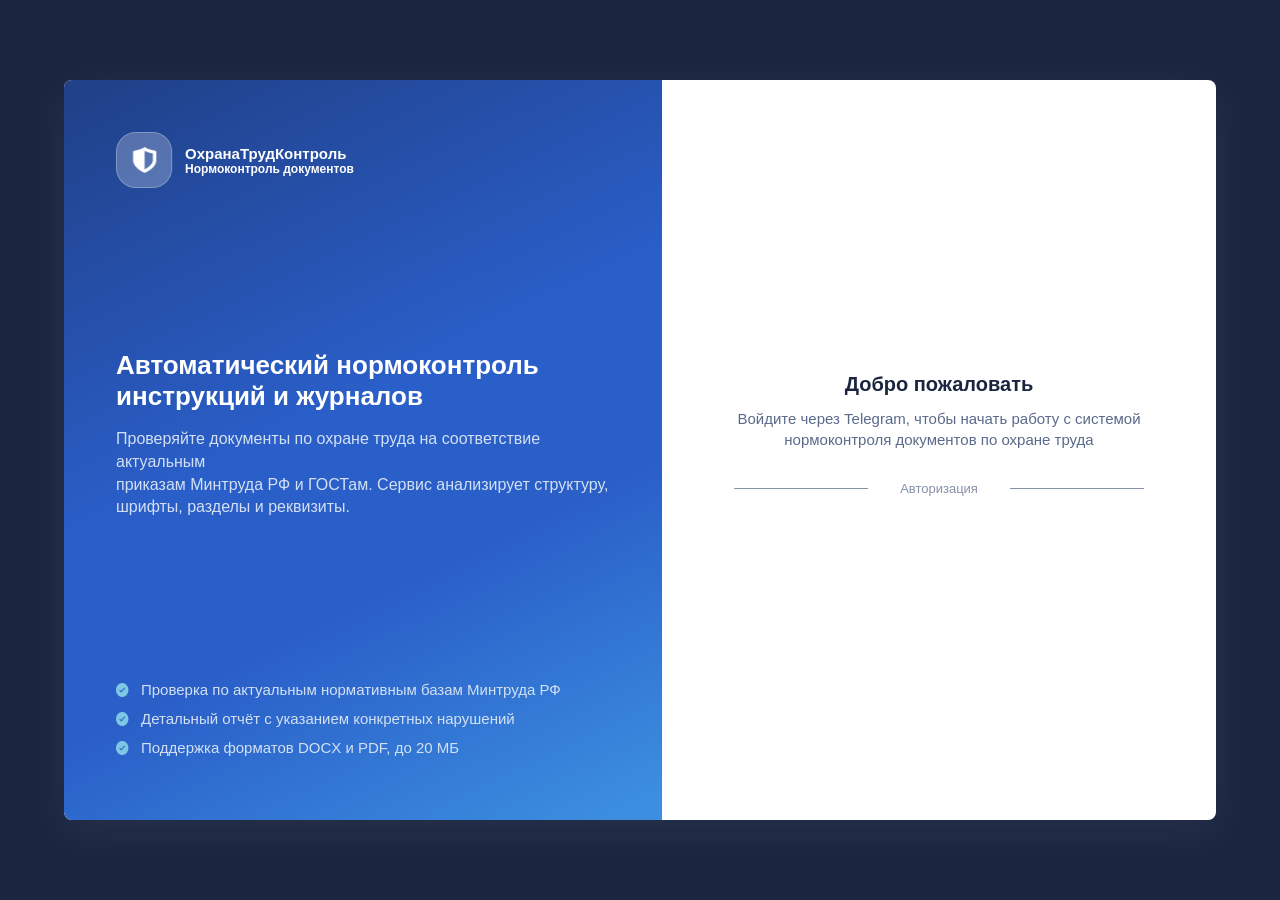
<file: frontend/index.html>
<!DOCTYPE html>
<html lang="ru">
<head>
    <meta charset="UTF-8">
    <meta name="viewport" content="width=device-width, initial-scale=1.0">
    <title>ОхранаТрудКонтроль</title>
    <link rel="stylesheet" href="index.css">
</head>
<body>
    <main class="main" style="display: flex; max-width: 1280px; width: 90%; max-height: 740px; height: auto; background: #FFFFFF; border-radius: 8px; box-shadow: 0px 12px 45px 0px #FFFFFF0F;">
        <div class="main_left" style="width: 720px; padding: 52px; height: 740px; box-sizing: border-box; background: linear-gradient(154.1deg, #1E3A7A -8.2%, #2A5EC8 44.67%, #2A5FC8 65.24%, #3B8EE0 97.55%); border-radius: 8px 0 0 8px; display: flex; flex-direction: column; justify-content: space-between;">
            <div class="main_left-head" style="display: flex; align-items: center; gap: 12px;">
                <img src="логотип.png" alt="логотип" style="width: 57px; height: 56px;">
                <div style="display: flex; flex-direction: column;">
                    <h2 style="font-family: 'Unbounded', sans-serif; font-weight: 800; font-size: 15px; margin: 0; color: #FFFFFF;">ОхранаТрудКонтроль</h2>
                    <p style="font-family: 'Unbounded', sans-serif; font-weight: 800; font-size: 12px; margin: 0; color: #FFFFFF">Нормоконтроль документов</p>
                </div>
            </div>
            <div class="main_left-body" style="flex: 1; display: flex; flex-direction: column; justify-content: center;">
                <h1 style="font-family: 'Unbounded', sans-serif; font-weight: 800; font-size: 26px; color: #FFFFFF; margin: 0 0 16px 0;">Автоматический нормоконтроль<br>инструкций и журналов</h1>
                <p style="font-family: 'Golos Text', sans-serif; font-weight: 500; font-size: 16px; line-height: 141%; color: #D3E0F4; margin: 0;">Проверяйте документы по охране труда на соответствие актуальным<br>приказам Минтруда РФ и ГОСТам. Сервис анализирует структуру,<br>шрифты, разделы и реквизиты.</p>
            </div>
            <div class="main_left-footer">
                <ul style="list-style: none; padding: 0; margin: 0;">
                    <li style="display: flex; align-items: center; gap: 12px; margin-bottom: 12px; color: #D3E0F4; font-family: 'Golos Text', sans-serif; font-weight: 500; font-size: 15px;"><img src="iconCarrier.png" alt="иконка галочки" style="width: 13px; height: 14px;">Проверка по актуальным нормативным базам Минтруда РФ</li>
                    <li style="display: flex; align-items: center; gap: 12px; margin-bottom: 12px; color: #D3E0F4; font-family: 'Golos Text', sans-serif; font-weight: 500; font-size: 15px;"><img src="iconCarrier.png" alt="иконка галочки" style="width: 13px; height: 14px;">Детальный отчёт с указанием конкретных нарушений</li>
                    <li style="display: flex; align-items: center; gap: 12px; color: #D3E0F4; font-family: 'Golos Text', sans-serif; font-weight: 500; font-size: 15px;"><img src="iconCarrier.png" alt="иконка галочки" style="width: 13px; height: 14px;">Поддержка форматов DOCX и PDF, до 20 МБ</li>
                </ul>
            </div>
        </div>

        <div class="main_right" style="width: 560px; padding: 44px 52px; height: 740px; box-sizing: border-box; display: flex; flex-direction: column; align-items: center; justify-content: center;">
            <h2 style="font-family: 'Unbounded', sans-serif; font-weight: 600; font-size: 20px; color: #1A2540; margin: 0 0 12px 0; text-align: center;">Добро пожаловать</h2>
            <p style="font-family: 'Golos Text', sans-serif; font-weight: 400; font-size: 15px; line-height: 141%; text-align: center; color: #5A6A8A; margin: 0 0 32px 0; width: 450px;">Войдите через Telegram, чтобы начать работу с системой<br>нормоконтроля документов по охране труда</p>
            <div class="authorization" style="display: flex; flex-direction: row; align-items: center; gap: 12px; margin-bottom: 32px; width: 100%;">
                <svg xmlns="http://www.w3.org/2000/svg" width="134" height="1" viewBox="0 0 134 1" fill="none" style="flex: 1;"><line y1="0.5" x2="134" y2="0.5" stroke="#8792AA"/></svg>
                <p style="font-family: 'Golos Text', sans-serif; font-weight: 400; font-size: 13px; color: #8792AA; margin: 0; white-space: nowrap;">Авторизация</p>
                <svg xmlns="http://www.w3.org/2000/svg" width="134" height="1" viewBox="0 0 134 1" fill="none" style="flex: 1;"><line y1="0.5" x2="134" y2="0.5" stroke="#8792AA"/></svg>
            </div>

            <!-- Официальный виджет Telegram -->
            <div id="telegram-widget-container" style="display: flex; justify-content: center; width: 100%;">
                <script async src="https://telegram.org/js/telegram-widget.js?22"
                        data-telegram-login="ot_docs_checker_bot"
                        data-size="large"
                        data-onauth="onTelegramAuth(user)"
                        data-request-access="write">
                </script>
            </div>
        </div>
    </main>

    <script>
        async function onTelegramAuth(user) {
            try {
                const response = await fetch('https://precook-earwig-anyway.ngrok-free.dev/api/auth/telegram', {
                    method: 'POST',
                    headers: { 'Content-Type': 'application/json' },
                    body: JSON.stringify(user)
                });

                if (response.ok) {
                    const data = await response.json();
                    sessionStorage.setItem('auth_token', data.token);
                    sessionStorage.setItem('user_data', JSON.stringify(user));
                    window.location.href = 'upload.html';
                } else {
                    alert('Ошибка авторизации. Проверьте подлинность данных бота.');
                }
            } catch (error) {
                alert('Ошибка соединения с бэкенд-сервером.');
            }
        }
    </script>
</body>
</html>
</file>
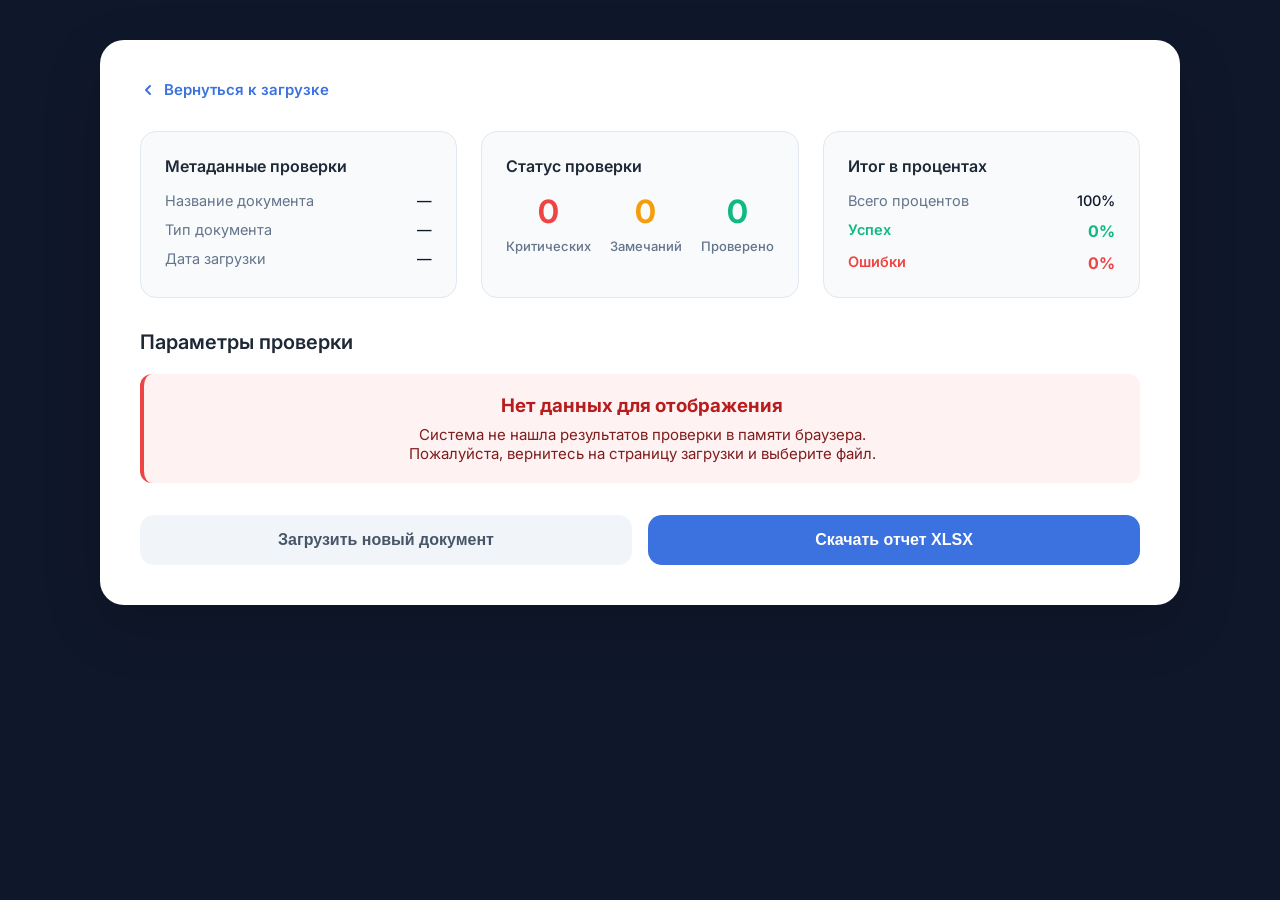
<file: frontend/document.html>
<!DOCTYPE html>
<html lang="ru">
<head>
    <meta charset="UTF-8">
    <meta name="viewport" content="width=device-width, initial-scale=1.0">
    <title>Академический сервис — Просмотр документа</title>

    <link rel="preconnect" href="https://fonts.googleapis.com">
    <link rel="preconnect" href="https://fonts.gstatic.com" crossorigin>
    <link href="https://fonts.googleapis.com/css2?family=Inter:wght@400;500;600&display=swap" rel="stylesheet">

    <link rel="stylesheet" href="document.css">
</head>
<body>
    <div class="container">
        <a href="upload.html" class="back-link">
            <svg width="16" height="16" viewBox="0 0 16 16" fill="none">
                <path d="M10 12L6 8L10 4" stroke="currentColor" stroke-width="2" stroke-linecap="round" stroke-linejoin="round"/>
            </svg>
            Вернуться к загрузке
        </a>

        <div class="top-info-row">
            <!-- Карточка 1: Метаданные -->
            <section class="document-section">
                <h2 class="document-section__title">Метаданные проверки</h2>
                <div class="metadata-list">
                    <div class="metadata-item">
                        <span class="metadata-item__label">Название документа</span>
                        <span class="metadata-item__value" id="docName">—</span>
                    </div>
                    <div class="metadata-item">
                        <span class="metadata-item__label">Тип документа</span>
                        <span class="metadata-item__value" id="docType">—</span>
                    </div>
                    <div class="metadata-item">
                        <span class="metadata-item__label">Дата загрузки</span>
                        <span class="metadata-item__value" id="checkDate">—</span>
                    </div>
                </div>
            </section>

            <!-- Карточка 2: Статус -->
            <section class="document-section">
                <h2 class="document-section__title">Статус проверки</h2>
                <div class="status-summary">
                    <div class="status-summary__item">
                        <span class="status-summary__count status-summary__count--error" id="criticalCount">0</span>
                        <span class="status-summary__label">Критических</span>
                    </div>
                    <div class="status-summary__item">
                        <span class="status-summary__count status-summary__count--warning" id="warningCount">0</span>
                        <span class="status-summary__label">Замечаний</span>
                    </div>
                    <div class="status-summary__item">
                        <span class="status-summary__count status-summary__count--success" id="passedCount">0</span>
                        <span class="status-summary__label">Проверено</span>
                    </div>
                </div>
            </section>

            <!-- Карточка 3: НОВЫЙ БЛОК с процентами -->
            <section class="document-section">
                <h2 class="document-section__title">Итог в процентах</h2>
                <div class="metadata-list">
                    <div class="metadata-item">
                        <span class="metadata-item__label">Всего процентов</span>
                        <span class="metadata-item__value">100%</span>
                    </div>
                    <div class="metadata-item">
                        <span class="metadata-item__label" style="color: #10B981; font-weight: 600;">Успех</span>
                        <span class="metadata-item__value" id="successPercent" style="color: #10B981; font-weight: 700; font-size: 16px;">0%</span>
                    </div>
                    <div class="metadata-item">
                        <span class="metadata-item__label" style="color: #EF4444; font-weight: 600;">Ошибки</span>
                        <span class="metadata-item__value" id="failPercent" style="color: #EF4444; font-weight: 700; font-size: 16px;">0%</span>
                    </div>
                </div>
            </section>
        </div>

        <section class="check-section">
            <h2 class="check-section__title">Параметры проверки</h2>
            <div class="check-columns" id="checkColumns">
                <!-- Ошибки будут выведены скриптом -->
            </div>
        </section>

        <div class="page-actions">
            <button type="button" class="btn btn--secondary" id="newCheckBtn">Загрузить новый документ</button>
            <button type="button" class="btn btn--primary" id="downloadBtn">Скачать отчет XLSX</button>
        </div>
    </div>

    <script src="document.js?v=2"></script>
</body>
</html>
</file>
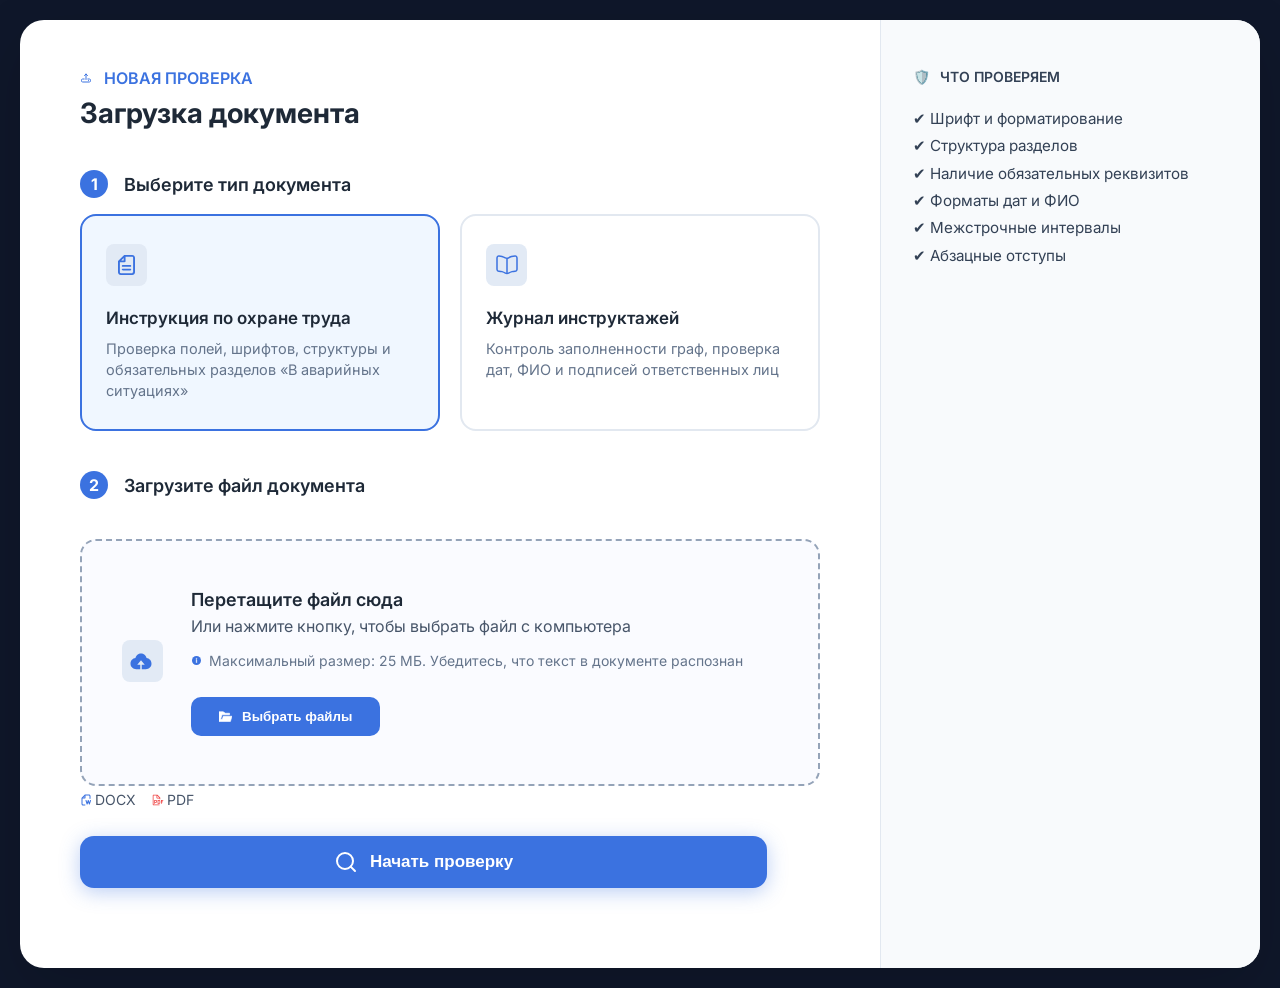
<file: frontend/upload.html>
<!DOCTYPE html>
<html lang="ru">
<head>
    <meta charset="UTF-8">
    <meta name="viewport" content="width=device-width, initial-scale=1.0">
    <title>Новая проверка</title>
    <link rel="stylesheet" href="upload_page.css">
</head>
<body>

    <div class="container">
        <div class="left">
            <div class="header">
                <svg width="12" height="12" viewBox="0 0 12 12" fill="none" xmlns="http://www.w3.org/2000/svg">
                    <path d="M8.5 8.5H8.505M7.8 7H9C9.46595 7 9.6989 7 9.8827 7.0761C10.1277 7.1776 10.3224 7.3723 10.4239 7.6173C10.5 7.8011 10.5 8.03405 10.5 8.5C10.5 8.96595 10.5 9.1989 10.4239 9.3827C10.3224 9.6277 10.1277 9.8224 9.8827 9.9239C9.6989 10 9.46595 10 9 10H3C2.53406 10 2.30109 10 2.11732 9.9239C1.87229 9.8224 1.67762 9.6277 1.57612 9.3827C1.5 9.1989 1.5 8.96595 1.5 8.5C1.5 8.03405 1.5 7.8011 1.57612 7.6173C1.67762 7.3723 1.87229 7.1776 2.11732 7.0761C2.30109 7 2.53406 7 3 7H4.2M6 7.5V2M4.5 3.5L6 2L7.5 3.5" stroke="#3B72E0" stroke-linecap="round" stroke-linejoin="round"/>
                </svg>
                <span class="header-title">НОВАЯ ПРОВЕРКА</span>
            </div>
            <h1 class="title-main">Загрузка документа</h1>

            <!-- Шаг 1 -->
            <div class="step">
                <div class="step-header">
                    <div class="step-circle">1</div>
                    <div class="step-title">Выберите тип документа</div>
                </div>
                <div class="cards">
                    <div class="card active" data-type="instruction">
                        <div class="card-icon">
                            <svg width="41" height="42" viewBox="0 0 41 42" fill="none" xmlns="http://www.w3.org/2000/svg">
                                <rect width="41" height="42" rx="8" fill="#E2EAF5"/>
                                <path fill-rule="evenodd" clip-rule="evenodd" d="M17.9433 11.2663C18.1204 11.0958 18.3606 11 18.6111 11H26.1667C27.7315 11 29 12.221 29 13.7273V28.2727C29 29.779 27.7315 31 26.1667 31H14.8333C13.2685 31 12 29.779 12 28.2727V17.3636C12 17.1225 12.0995 16.8913 12.2766 16.7208L17.9433 11.2663ZM26.1667 12.8182H19.5556V17.3636C19.5556 17.8657 19.1327 18.2727 18.6111 18.2727H13.8889V28.2727C13.8889 28.7748 14.3117 29.1818 14.8333 29.1818H26.1667C26.6883 29.1818 27.1111 28.7748 27.1111 28.2727V13.7273C27.1111 13.2252 26.6883 12.8182 26.1667 12.8182ZM15.2245 16.4545H17.6667V14.1038L15.2245 16.4545ZM15.7778 21.9091C15.7778 21.407 16.2006 21 16.7222 21H24.2778C24.7994 21 25.2222 21.407 25.2222 21.9091C25.2222 22.4112 24.7994 22.8182 24.2778 22.8182H16.7222C16.2006 22.8182 15.7778 22.4112 15.7778 21.9091ZM15.7778 25.5455C15.7778 25.0434 16.2006 24.6364 16.7222 24.6364H24.2778C24.7994 24.6364 25.2222 25.0434 25.2222 25.5455C25.2222 26.0475 24.7994 26.4545 24.2778 26.4545H16.7222C16.2006 26.4545 15.7778 26.0475 15.7778 25.5455Z" fill="#3B72E0"/>
                            </svg>
                        </div>
                        <div class="card-title">Инструкция по охране труда</div>
                        <div class="card-desc">Проверка полей, шрифтов, структуры и обязательных разделов «В аварийных ситуациях»</div>
                    </div>

                    <div class="card" data-type="journal">
                        <div class="card-icon">
                            <svg width="41" height="42" viewBox="0 0 41 42" fill="none" xmlns="http://www.w3.org/2000/svg">
                                <rect width="41" height="42" rx="8" fill="#E2EAF5"/>
                                <path d="M11.75 25.1437V13.998H10.25V25.1437H11.75ZM31.75 25.1437V13.9334H30.25V25.1437H31.75ZM29.0559 11.2684C27.9175 11.308 26.4296 11.4264 25.2849 11.7691L25.7151 13.2061C26.6643 12.9219 27.9892 12.8064 29.1081 12.7674L29.0559 11.2684ZM25.2849 11.7691C24.2899 12.067 23.1706 12.6488 22.2982 13.1538L23.0495 14.452C23.9 13.9598 24.8949 13.4516 25.7151 13.2061L25.2849 11.7691ZM12.9364 12.8236C13.9024 12.883 14.9964 12.9985 15.8086 13.2128L16.1914 11.7624C15.2305 11.5089 14.0152 11.3871 13.0284 11.3265L12.9364 12.8236ZM15.8086 13.2128C16.7708 13.4667 17.9549 14.0221 18.9317 14.5386L19.6328 13.2126C18.6374 12.6862 17.3277 12.0623 16.1914 11.7624L15.8086 13.2128ZM22.9804 29.7312C23.9714 29.2029 25.1988 28.6206 26.1914 28.3587L25.8086 26.9083C24.6383 27.2171 23.2827 27.8702 22.2748 28.4075L22.9804 29.7312ZM26.1914 28.3587C26.9943 28.1468 28.0732 28.0314 29.032 27.9715L28.9383 26.4744C27.9582 26.5357 26.7591 26.6575 25.8086 26.9083L26.1914 28.3587ZM19.7252 28.4075C18.7173 27.8702 17.3617 27.2171 16.1914 26.9083L15.8086 28.3587C16.8012 28.6206 18.0286 29.2029 19.0196 29.7312L19.7252 28.4075ZM16.1914 26.9083C15.2409 26.6575 14.0418 26.5357 13.0617 26.4744L12.968 27.9715C13.9268 28.0314 15.0057 28.1468 15.8086 28.3587L16.1914 26.9083ZM30.25 25.1437C30.25 25.8295 29.6817 26.4279 28.9383 26.4744L29.032 27.9715C30.5062 27.8793 31.75 26.6799 31.75 25.1437H30.25ZM31.75 13.9334C31.75 12.47 30.5847 11.2151 29.0559 11.2684L29.1081 12.7674C29.7229 12.746 30.25 13.2518 30.25 13.9334H31.75ZM10.25 25.1437C10.25 26.6799 11.4938 27.8793 12.968 27.9715L13.0617 26.4744C12.3183 26.4279 11.75 25.8295 11.75 25.1437H10.25ZM22.2748 28.4075C21.4825 28.8299 20.5175 28.8299 19.7252 28.4075L19.0196 29.7312C20.2529 30.3886 21.7471 30.3886 22.9804 29.7312L22.2748 28.4075ZM22.2982 13.1538C21.4801 13.6272 20.4617 13.6509 19.6328 13.2126L18.9317 14.5386C20.2239 15.2219 21.791 15.1804 23.0495 14.452L22.2982 13.1538ZM11.75 13.998C11.75 13.3008 12.3024 12.7847 12.9364 12.8236L13.0284 11.3265C11.4702 11.2307 10.25 12.4988 10.25 13.998H11.75Z" fill="#3B72E0"/>
                                <path d="M21 14.5005V29.5005" stroke="#3B72E0" stroke-width="1.5"/>
                            </svg>
                        </div>
                        <div class="card-title">Журнал инструктажей</div>
                        <div class="card-desc">Контроль заполненности граф, проверка дат, ФИО и подписей ответственных лиц</div>
                    </div>
                </div>
            </div>

            <!-- Шаг 2 -->
            <div class="step">
                <div class="step-header">
                    <div class="step-circle">2</div>
                    <div class="step-title">Загрузите файл документа</div>
                </div>

                <div class="upload-area" id="dropZone">
                    <div class="upload-content">
                        <div class="upload-icon">
                            <svg width="41" height="42" viewBox="0 0 41 42" fill="none" xmlns="http://www.w3.org/2000/svg">
                                <rect width="41" height="42" rx="8" fill="#E2EAF5"/>
                                <g transform="translate(8 9)">
                                    <path d="M11.75 20.25V15.75H14.75L11 11.25L7.25 15.75H10.25V20.25H6.5V20.2125C6.374 20.22 6.254 20.25 6.125 20.25C4.63316 20.25 3.20242 19.6574 2.14752 18.6025C1.09263 17.5476 0.5 16.1168 0.5 14.625C0.5 11.739 2.6825 9.387 5.483 9.0645C5.72853 7.78094 6.41367 6.62305 7.42056 5.79C8.42745 4.95694 9.69317 4.50079 11 4.5C12.307 4.50073 13.5729 4.95683 14.5801 5.78987C15.5872 6.6229 16.2727 7.78082 16.5185 9.0645C19.319 9.387 21.4985 11.739 21.4985 14.625C21.4985 16.1168 20.9059 17.5476 19.851 18.6025C18.7961 19.6574 17.3653 20.25 15.8735 20.25C15.7475 20.25 15.626 20.22 15.4985 20.2125V20.25H11.75Z" fill="#3B72E0"/>
                                </g>
                            </svg>
                        </div>

                        <div class="upload-text-block">
                            <div class="upload-title">Перетащите файл сюда</div>
                            <div class="upload-subtitle">Или нажмите кнопку, чтобы выбрать файл с компьютера</div>

                            <div class="info">
                                <svg width="10" height="9" viewBox="0 0 10 9" fill="none" xmlns="http://www.w3.org/2000/svg">
                                    <circle cx="5.5" cy="4.5" r="4.5" fill="#3B72E0"/>
                                    <path fill-rule="evenodd" clip-rule="evenodd" d="M5.5 3.04163C5.74162 3.04163 5.9375 2.84575 5.9375 2.60413C5.9375 2.3625 5.74162 2.16663 5.5 2.16663C5.25838 2.16663 5.0625 2.3625 5.0625 2.60413C5.0625 2.84575 5.25838 3.04163 5.5 3.04163ZM5.20833 3.62496C5.04725 3.62496 4.91667 3.75554 4.91667 3.91663C4.91667 4.07771 5.04725 4.20829 5.20833 4.20829V6.54163C5.20833 6.70271 5.33891 6.83329 5.5 6.83329C5.66109 6.83329 5.79167 6.70271 5.79167 6.54163V3.91663C5.79167 3.75554 5.66109 3.62496 5.5 3.62496H5.20833Z" fill="white" stroke="white" stroke-width="0.4"/>
                                </svg>
                                <span>Максимальный размер: 25 МБ. Убедитесь, что текст в документе распознан</span>
                            </div>

                            <button class="upload-btn" id="selectFilesBtn">
                                <svg width="13" height="12" viewBox="0 0 13 12" fill="none" xmlns="http://www.w3.org/2000/svg">
                                    <g clip-path="url(#clip0_419_72)">
                                        <path d="M0 0.75H4.0625L6.5 2.25H10.5625V3.75H3.04338L1.65052 8.25H3.34055L4.26912 5.25H13L11.375 10.5H0V0.75Z" fill="white" stroke="white" stroke-width="0.6"/>
                                    </g>
                                    <defs>
                                        <clipPath id="clip0_419_72">
                                            <rect width="13" height="12" fill="white"/>
                                        </clipPath>
                                    </defs>
                                </svg>
                                Выбрать файлы
                            </button>
                        </div>
                    </div>
                </div>

                <!-- Форматы под блоком -->
                <div class="formats">
                    <div class="format-item">
                        <svg width="12" height="12" viewBox="0 0 12 12" fill="none" xmlns="http://www.w3.org/2000/svg">
                            <path fill-rule="evenodd" clip-rule="evenodd" d="M5 0.5C4.86739 0.5 4.74021 0.55268 4.64644 0.646445L1.64645 3.64645C1.55268 3.74022 1.5 3.86739 1.5 4V10C1.5 10.8285 2.17158 11.5 3 11.5H5C5.27615 11.5 5.5 11.2761 5.5 11C5.5 10.7239 5.27615 10.5 5 10.5H3C2.72386 10.5 2.5 10.2761 2.5 10V4.5H5C5.27615 4.5 5.5 4.27614 5.5 4V1.5H9C9.27615 1.5 9.5 1.72386 9.5 2V4.5C9.5 4.77614 9.72385 5 10 5C10.2761 5 10.5 4.77614 10.5 4.5V2C10.5 1.17158 9.82845 0.5 9 0.5H5ZM4.5 3.5H3.2071L4.5 2.2071V3.5ZM6.476 6.347C6.3915 6.0841 6.1099 5.9395 5.847 6.024C5.5841 6.1085 5.4395 6.3901 5.524 6.653L6.649 10.153C6.71545 10.3598 6.9078 10.5 7.125 10.5C7.3422 10.5 7.53455 10.3598 7.601 10.153L8.25 8.13395L8.899 10.153C8.96545 10.3598 9.1578 10.5 9.375 10.5C9.5922 10.5 9.78455 10.3598 9.851 10.153L10.976 6.653C11.0605 6.3901 10.9159 6.1085 10.653 6.024C10.3901 5.9395 10.1085 6.0841 10.024 6.347L9.375 8.36605L8.726 6.347C8.65955 6.1402 8.4672 6 8.25 6C8.0328 6 7.84045 6.1402 7.774 6.347L7.125 8.36605L6.476 6.347Z" fill="#3B72E0"/>
                        </svg>
                        <span>DOCX</span>
                    </div>
                    <div class="format-item">
                        <svg width="12" height="12" viewBox="0 0 12 12" fill="none" xmlns="http://www.w3.org/2000/svg">
                            <g clip-path="url(#clip0_457_94)">
                                <path d="M11.25 6.75V6H9V9.75H9.75V8.25H10.875V7.5H9.75V6.75H11.25Z" fill="#EF4444"/>
                                <path d="M7.125 9.75H5.625V6H7.125C7.42327 6.00033 7.70923 6.11896 7.92013 6.32987C8.13104 6.54077 8.24967 6.82673 8.25 7.125V8.625C8.24967 8.92327 8.13104 9.20923 7.92013 9.42013C7.70923 9.63104 7.42327 9.74967 7.125 9.75ZM6.375 9H7.125C7.22442 8.99989 7.31974 8.96035 7.39004 8.89004C7.46035 8.81974 7.49989 8.72442 7.5 8.625V7.125C7.49989 7.02558 7.46035 6.93026 7.39004 6.85996C7.31974 6.78965 7.22442 6.75011 7.125 6.75H6.375V9Z" fill="#EF4444"/>
                                <path d="M4.125 6H2.25V9.75H3V8.625H4.125C4.32383 8.62473 4.51444 8.54563 4.65503 8.40503C4.79563 8.26444 4.87473 8.07383 4.875 7.875V6.75C4.87477 6.55116 4.79568 6.36052 4.65508 6.21992C4.51447 6.07932 4.32384 6.00023 4.125 6ZM3 7.875V6.75H4.125L4.12538 7.875H3Z" fill="#EF4444"/>
                                <path d="M8.25 5.25001V3.75001C8.25134 3.70072 8.24198 3.65173 8.22256 3.60641C8.20314 3.56109 8.17412 3.52052 8.1375 3.48751L5.5125 0.862507C5.47949 0.82588 5.43892 0.796853 5.3936 0.77743C5.34828 0.758007 5.29929 0.748651 5.25 0.750007H1.5C1.30127 0.750591 1.11084 0.829796 0.970315 0.970322C0.829789 1.11085 0.750584 1.30127 0.75 1.50001V10.5C0.75 10.6989 0.829018 10.8897 0.96967 11.0303C1.11032 11.171 1.30109 11.25 1.5 11.25H7.5V10.5H1.5V1.50001H4.5V3.75001C4.50058 3.94874 4.57979 4.13917 4.72031 4.27969C4.86084 4.42022 5.05127 4.49942 5.25 4.50001H7.5V5.25001H8.25ZM5.25 3.75001V1.65001L7.35 3.75001H5.25Z" fill="#EF4444"/>
                            </g>
                            <defs>
                                <clipPath id="clip0_457_94">
                                    <rect width="12" height="12" fill="white"/>
                                </clipPath>
                            </defs>
                        </svg>
                        <span>PDF</span>
                    </div>
                </div>

                <!-- Кнопка "Начать проверку" -->
                <button class="start-check-btn" id="startCheckBtn">
                    <svg width="24" height="24" viewBox="0 0 24 24" fill="none" xmlns="http://www.w3.org/2000/svg">
                        <path d="M11 19C15.4183 19 19 15.4183 19 11C19 6.58172 15.4183 3 11 3C6.58172 3 3 6.58172 3 11C3 15.4183 6.58172 19 11 19Z" stroke="white" stroke-width="2" stroke-linecap="round" stroke-linejoin="round"/>
                        <path d="M21 21L16.65 16.65" stroke="white" stroke-width="2" stroke-linecap="round" stroke-linejoin="round"/>
                    </svg>
                    Начать проверку
                </button>
            </div>
        </div>

        <!-- Правая панель -->
        <div class="right-panel">
            <div class="right-panel-header">
                <span class="shield-icon">🛡️</span>
                <span>ЧТО ПРОВЕРЯЕМ</span>
            </div>
            <ul class="right-panel-list">
                <li>✔ Шрифт и форматирование</li>
                <li>✔ Структура разделов</li>
                <li>✔ Наличие обязательных реквизитов</li>
                <li>✔ Форматы дат и ФИО</li>
                <li>✔ Межстрочные интервалы</li>
                <li>✔ Абзацные отступы</li>
            </ul>
        </div>
    </div>

    <input type="file" id="fileInput" style="display:none" accept=".docx,.pdf">

    <script src="upload_page.js"></script>
</body>
</html>
</file>
<file: frontend/index.css>
/* Index page styles */

body {
    background: #1A2540;
    display: flex;
    justify-content: center;
    align-items: center;
    min-height: 100vh;
    margin: 0;
}

.main {
    display: flex;
    max-width: 1280px;
    width: 90%;
    max-height: 740px;
    height: auto;
    background: #FFFFFF;
    border-radius: 8px;
    box-shadow: 0px 12px 45px 0px #FFFFFF0F;
}

.main_left {
    width: 720px;
    padding: 52px;
    height: 740px;
    box-sizing: border-box;
    background: linear-gradient(154.1deg, #1E3A7A -8.2%, #2A5EC8 44.67%, #2A5FC8 65.24%, #3B8EE0 97.55%);
    border-radius: 8px 0 0 8px;
    display: flex;
    flex-direction: column;
    justify-content: space-between;
}

.main_left-head {
    display: flex;
    align-items: center;
    gap: 12px;
}

.main_left-head img {
    width: 57px;
    height: 56px;
}

.main_left-head h2 {
    font-family: 'Unbounded', sans-serif;
    font-weight: 800;
    font-style: normal;
    font-size: 15px;
    letter-spacing: 3%;
    margin: 0;
    color: #FFFFFF;
}

.main_left-head p {
    font-family: 'Unbounded', sans-serif;
    font-weight: 800;
    font-style: normal;
    font-size: 12px;
    letter-spacing: 0%;
    margin: 0;
    color: #FFFFFF;
}

.main_left-body {
    flex: 1;
    display: flex;
    flex-direction: column;
    justify-content: center;
}

.main_left-body h1 {
    font-family: 'Unbounded', sans-serif;
    font-weight: 800;
    font-style: normal;
    font-size: 26px;
    letter-spacing: 0%;
    color: #FFFFFF;
    margin: 0 0 16px 0;
}

.main_left-body p {
    font-family: 'Golos Text', sans-serif;
    font-weight: 500;
    font-style: normal;
    font-size: 16px;
    line-height: 141%;
    letter-spacing: 1%;
    color: #D3E0F4;
    margin: 0;
}

.main_left-footer ul {
    list-style: none;
    padding: 0;
    margin: 0;
}

.main_left-footer li {
    display: flex;
    align-items: center;
    gap: 12px;
    margin-bottom: 12px;
    color: #D3E0F4;
    font-family: 'Golos Text', sans-serif;
    font-weight: 500;
    font-size: 15px;
}

.main_left-footer li img {
    width: 13px;
    height: 14px;
}

.main_right {
    width: 560px;
    padding: 44px 52px;
    height: 740px;
    box-sizing: border-box;
    display: flex;
    flex-direction: column;
    align-items: center;
    justify-content: center;
}

.main_right h2 {
    font-family: 'Unbounded', sans-serif;
    font-weight: 600;
    font-style: normal;
    font-size: 20px;
    letter-spacing: 3%;
    color: #1A2540;
    margin: 0 0 12px 0;
    text-align: center;
}

.main_right > p {
    font-family: 'Golos Text', sans-serif;
    font-weight: 400;
    font-style: normal;
    font-size: 15px;
    line-height: 141%;
    letter-spacing: 1%;
    text-align: center;
    color: #5A6A8A;
    margin: 0 0 32px 0;
    width: 450px;
}

.authorization {
    display: flex;
    flex-direction: row;
    align-items: center;
    gap: 12px;
    margin-bottom: 32px;
    width: 100%;
}

.authorization p {
    font-family: 'Golos Text', sans-serif;
    font-weight: 400;
    font-style: normal;
    font-size: 13px;
    line-height: 100%;
    letter-spacing: 1%;
    text-align: center;
    color: #8792AA;
    margin: 0;
    white-space: nowrap;
}

.authorization svg {
    flex: 1;
}

.button_telegram {
    width: 380px;
}

.button_telegram svg {
    width: 100%;
    height: auto;
}
</file>
<file: frontend/document.css>
@import url('https://fonts.googleapis.com/css2?family=Inter:wght@400;500;600;700&display=swap');

body {
    font-family: 'Inter', sans-serif;
    background: #0F172A;
    margin: 0;
    padding: 40px 20px;
    display: flex;
    justify-content: center;
    color: #334155;
}

.container {
    width: 100%;
    max-width: 1000px;
    background: #ffffff;
    border-radius: 24px;
    padding: 40px;
    box-shadow: 0 20px 60px rgba(0,0,0,0.15);
}

.back-link {
    display: inline-flex;
    align-items: center;
    gap: 8px;
    color: #3B72E0;
    text-decoration: none;
    font-weight: 600;
    font-size: 15px;
    margin-bottom: 32px;
}
.back-link:hover { text-decoration: underline; }

.top-info-row {
    display: grid;
    grid-template-columns: repeat(3, 1fr);
    gap: 24px;
    margin-bottom: 32px;
}

.document-section {
    background: #F8FAFC;
    border: 1px solid #E2E8F0;
    border-radius: 16px;
    padding: 24px;
}

.document-section__title {
    font-size: 16px;
    font-weight: 600;
    color: #1E2937;
    margin-top: 0;
    margin-bottom: 16px;
}

.metadata-list { display: flex; flex-direction: column; gap: 12px; }

.metadata-item {
    display: flex;
    justify-content: space-between;
    font-size: 14.5px;
}
.metadata-item__label { color: #64748B; }
.metadata-item__value { font-weight: 500; color: #0F172A; text-align: right; }

.status-summary {
    display: flex;
    justify-content: space-between;
    text-align: center;
}

.status-summary__count {
    display: block;
    font-size: 32px;
    font-weight: 700;
    margin-bottom: 4px;
}
.status-summary__count--error { color: #EF4444; }
.status-summary__count--warning { color: #F59E0B; }
.status-summary__count--success { color: #10B981; }

.status-summary__label {
    font-size: 13px;
    color: #64748B;
    font-weight: 500;
}

.check-section__title {
    font-size: 20px;
    font-weight: 600;
    margin-bottom: 20px;
    color: #1E2937;
}

.page-actions {
    display: flex;
    gap: 16px;
    margin-top: 32px;
}

.btn {
    flex: 1;
    padding: 16px;
    border-radius: 14px;
    font-size: 16px;
    font-weight: 600;
    cursor: pointer;
    border: none;
    transition: all 0.2s;
}
.btn--primary { background: #3B72E0; color: white; }
.btn--primary:hover { background: #2A5FC8; }
.btn--secondary { background: #F1F5F9; color: #475569; }
.btn--secondary:hover { background: #E2E8F0; }
</file>
<file: frontend/upload_page.css>
@import url('https://fonts.googleapis.com/css2?family=Inter:wght@400;500;600;700&display=swap');

* {
    margin: 0;
    padding: 0;
    box-sizing: border-box;
}

body {
    font-family: 'Inter', sans-serif;
    background: #0F172A;
    display: flex;
    justify-content: center;
    align-items: center;
    min-height: 100vh;
    padding: 20px;
}

.container {
    background: white;
    width: 100%;
    max-width: 1240px;
    border-radius: 24px;
    overflow: hidden;
    display: flex;
    box-shadow: 0 20px 60px rgba(0,0,0,0.15);
}

.left {
    flex: 1;
    padding: 48px 60px 80px;
}

.header {
    display: flex;
    align-items: center;
    gap: 12px;
    margin-bottom: 8px;
}

.title-main {
    font-size: 28px;
    font-weight: 700;
    color: #1E2937;
}

.header-title {
    color: #3B72E0;
    font-weight: 600;
}

.step {
    margin-top: 40px;
}

.step-header {
    display: flex;
    align-items: center;
    gap: 16px;
    margin-bottom: 16px;
}

.step-circle {
    width: 28px;
    height: 28px;
    background: #3B72E0;
    color: white;
    border-radius: 50%;
    display: flex;
    align-items: center;
    justify-content: center;
    font-weight: 700;
    font-size: 16px;
}

.step-title {
    font-size: 18px;
    font-weight: 600;
    color: #1E2937;
}

.cards {
    display: grid;
    grid-template-columns: 1fr 1fr;
    gap: 20px;
}

.card {
    border: 2px solid #E2E8F0;
    border-radius: 16px;
    padding: 28px 24px;
    cursor: pointer;
    transition: all 0.25s;
}

.card:hover,
.card.active {
    border-color: #3B72E0;
    background: #F0F7FF;
}

.card-icon {
    margin-bottom: 18px;
}

.card-title {
    font-size: 17px;
    font-weight: 600;
    color: #1E2937;
    margin-bottom: 10px;
}

.card-desc {
    font-size: 14.5px;
    line-height: 1.45;
    color: #64748B;
}

/* Блок загрузки */
.upload-area {
    margin-top: 40px;
    border: 2px dashed #94A3B8;
    border-radius: 16px;
    padding: 48px 40px;
    background: #FAFBFF;
}

.upload-content {
    display: flex;
    align-items: center;
    gap: 28px;
}

.upload-icon {
    flex-shrink: 0;
}

.upload-text-block {
    flex: 1;
}

.upload-title {
    font-size: 18px;
    font-weight: 600;
    color: #1E2937;
    margin-bottom: 6px;
}

.upload-subtitle {
    color: #475569;
    margin-bottom: 16px;
}

.info {
    display: flex;
    align-items: center;
    gap: 8px;
    font-size: 14px;
    color: #64748B;
    margin-bottom: 28px;
}

.upload-btn {
    background: #3B72E0;
    color: white;
    border: none;
    padding: 12px 28px;
    border-radius: 10px;
    font-weight: 600;
    cursor: pointer;
    display: inline-flex;
    align-items: center;
    gap: 10px;
}

.formats {
    margin-top: 5px;
    display: flex;
    align-items: center;
    gap: 16px;
}

.format-item {
    display: flex;
    align-items: center;
    gap: 3px;
    font-size: 14px;
    color: #475569;
}

/* Кнопка "Начать проверку" */
.start-check-btn {
    width: 100%;
    max-width: 687px;
    height: 52px;
    background: #3B72E0;
    color: white;
    border: none;
    border-radius: 14px;
    font-size: 17px;
    font-weight: 600;
    cursor: pointer;
    display: flex;
    align-items: center;
    justify-content: center;
    gap: 12px;
    margin-top: 28px;
    box-shadow: 0 4px 20px rgba(59, 114, 224, 0.35);
    transition: all 0.25s ease;
}

.start-check-btn:hover {
    transform: translateY(-2px);
    box-shadow: 0 8px 25px rgba(59, 114, 224, 0.45);
}

/* Правая панель */
.right-panel {
    width: 380px;
    background: #F8FAFC;
    padding: 48px 32px;
    border-left: 1px solid #E2E8F0;
}

.right-panel-header {
    display: flex;
    align-items: center;
    gap: 10px;
    font-weight: 600;
    margin-bottom: 20px;
    font-size: 14px;
    color: #334155;
}

.right-panel-list {
    list-style: none;
    color: #334155;
    line-height: 1.8;
    font-size: 15.2px;
}

.right-panel-list li {
    display: flex;
    align-items: center;
    gap: 8px;
}
</file>
